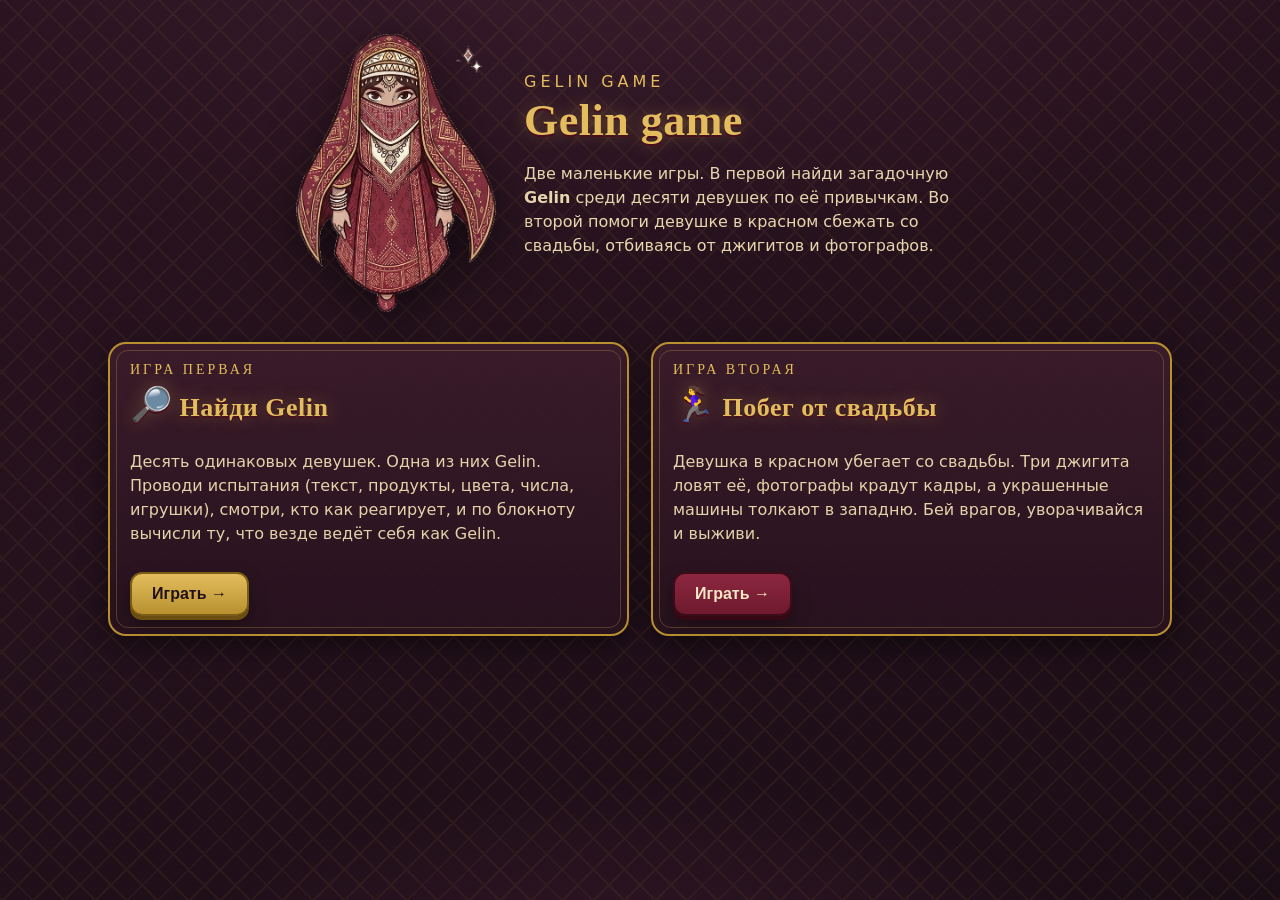
<file: index.html>
<!doctype html>
<html lang="ru">
<head>
<meta charset="utf-8">
<meta name="viewport" content="width=device-width,initial-scale=1">
<title>Gelin game</title>
<link rel="stylesheet" href="css/common.css">
<style>
  .hero{display:flex;gap:28px;align-items:center;flex-wrap:wrap;justify-content:center;margin:10px 0 30px}
  .hero img{width:200px;filter:drop-shadow(0 12px 24px rgba(0,0,0,.5))}
  .hero .t{max-width:460px}
  .hero h1{font-size:44px;margin:.1em 0}
  .hero p{color:#e8d6ae;line-height:1.5}
  .cards{display:grid;grid-template-columns:repeat(auto-fit,minmax(300px,1fr));gap:22px}
  .card{display:flex;flex-direction:column;min-height:260px;cursor:pointer;text-decoration:none;color:inherit;transition:transform .12s}
  .card:hover{transform:translateY(-4px)}
  .card .num{font-family:Georgia,serif;font-size:14px;color:var(--gold);letter-spacing:3px}
  .card h2{margin:.2em 0 .4em;font-size:26px}
  .card p{color:#e5d2ab;line-height:1.5;flex:1}
  .card .go{align-self:flex-start;margin-top:10px}
  .emoji{font-size:34px}
</style>
</head>
<body>
<div class="wrap">
  <div class="hero">
    <img src="assets/sprites/girl_portrait.png" alt="Gelin">
    <div class="t">
      <div class="num" style="color:var(--gold);letter-spacing:4px">GELIN GAME</div>
      <h1 class="title-gold">Gelin game</h1>
      <p>Две маленькие игры. В первой найди загадочную <b>Gelin</b> среди десяти девушек по её привычкам. Во второй помоги девушке в красном сбежать со свадьбы, отбиваясь от джигитов и фотографов.</p>
    </div>
  </div>

  <div class="cards">
    <a class="card panel" href="game1.html">
      <div class="num">ИГРА ПЕРВАЯ</div>
      <h2 class="title-gold"><span class="emoji">🔎</span> Найди Gelin</h2>
      <p>Десять одинаковых девушек. Одна из них Gelin. Проводи испытания (текст, продукты, цвета, числа, игрушки), смотри, кто как реагирует, и по блокноту вычисли ту, что везде ведёт себя как Gelin.</p>
      <span class="go btn">Играть →</span>
    </a>

    <a class="card panel" href="game2.html">
      <div class="num">ИГРА ВТОРАЯ</div>
      <h2 class="title-gold"><span class="emoji">🏃‍♀️</span> Побег от свадьбы</h2>
      <p>Девушка в красном убегает со свадьбы. Три джигита ловят её, фотографы крадут кадры, а украшенные машины толкают в западню. Бей врагов, уворачивайся и выживи.</p>
      <span class="go btn red">Играть →</span>
    </a>
  </div>
</div>
</body>
</html>
</file>
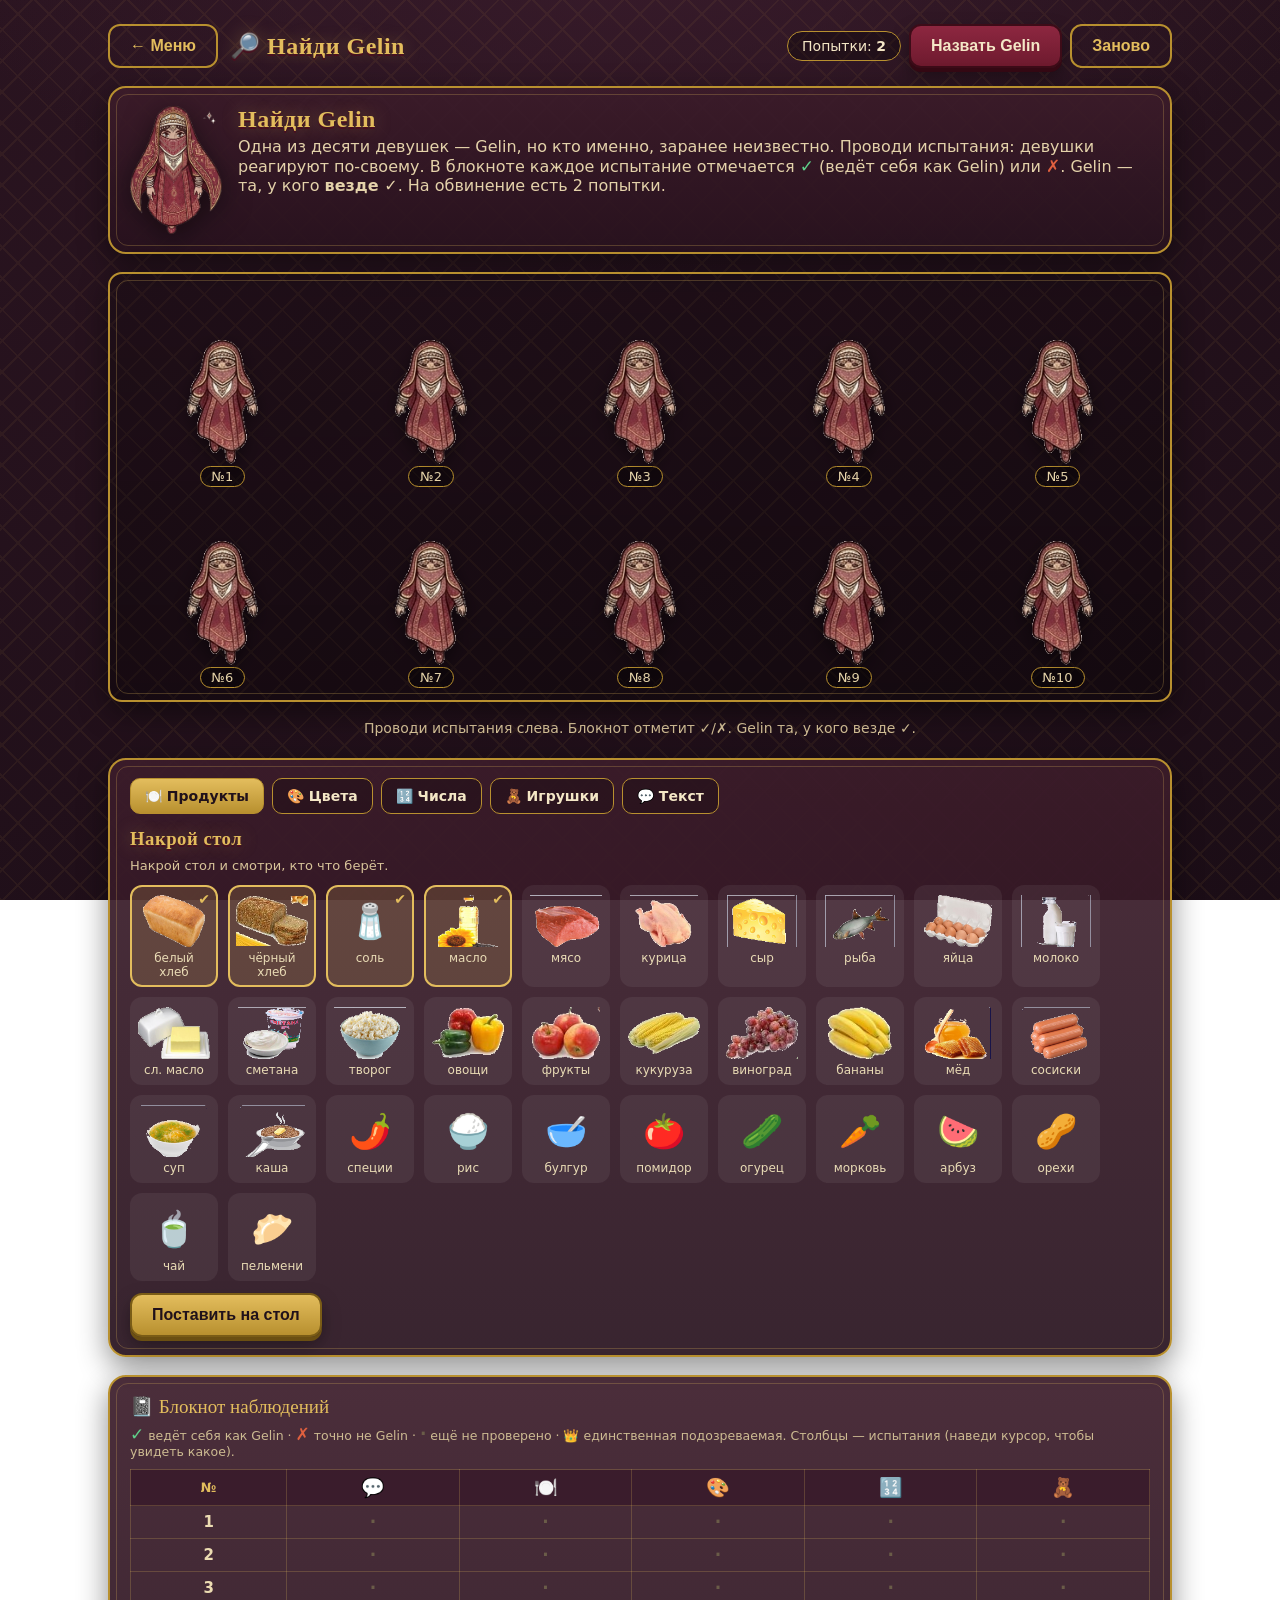
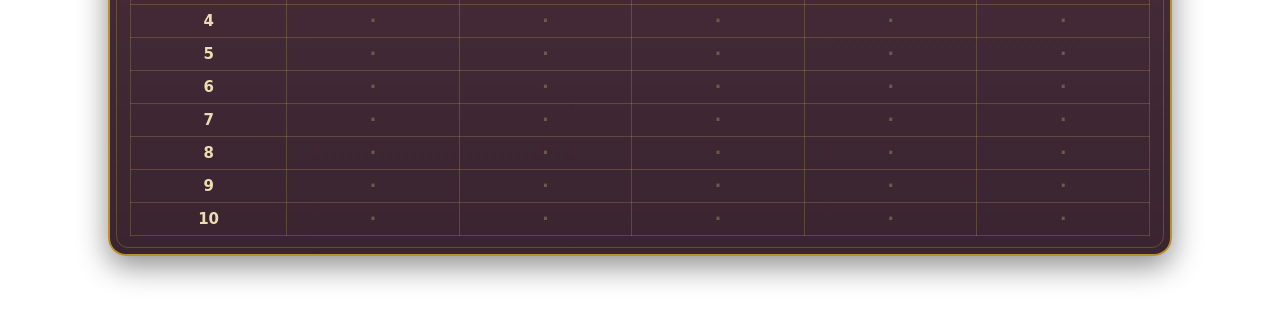
<file: game1.html>
<!doctype html>
<html lang="ru">
<head>
<meta charset="utf-8">
<meta name="viewport" content="width=device-width,initial-scale=1">
<title>Найди Gelin · Gelin game</title>
<link rel="stylesheet" href="css/common.css">
<link rel="stylesheet" href="css/game1.css">
</head>
<body>
<div class="wrap">
  <div class="topbar">
    <div class="brand">
      <a class="btn ghost" href="index.html">← Меню</a>
      <h2 class="title-gold" style="margin:0">🔎 Найди Gelin</h2>
    </div>
    <div style="display:flex;gap:8px;align-items:center">
      <span class="pill">Попытки: <b id="attempts">2</b></span>
      <button class="btn red" id="accuseBtn">Назвать Gelin</button>
      <button class="btn ghost" id="restartBtn">Заново</button>
    </div>
  </div>

  <div class="layout">
    <!-- Интро без примет -->
    <div class="panel dossier">
      <img src="assets/sprites/girl_portrait.png" alt="Gelin">
      <div style="flex:1;min-width:260px">
        <h2 class="title-gold" style="margin:0 0 4px">Найди Gelin</h2>
        <p style="margin:.2em 0 0;color:#e4d2aa">Одна из десяти девушек — Gelin, но кто именно, заранее неизвестно. Проводи испытания: девушки реагируют по-своему. В блокноте каждое испытание отмечается <span class="mark yes">✓</span> (ведёт себя как Gelin) или <span class="mark no">✗</span>. Gelin — та, у кого <b>везде ✓</b>. На обвинение есть 2 попытки.</p>
      </div>
    </div>

    <!-- Сцена -->
    <div class="stage panel" id="stage"></div>
    <div id="hintLine" style="text-align:center;color:#d8c49a;font-size:14px;min-height:20px"></div>

    <!-- Испытания -->
    <div class="panel">
      <div class="challenge-tabs" id="tabs"></div>
      <div class="challenge-body" id="chBody"></div>
    </div>

    <!-- Блокнот -->
    <details class="panel notebook" open>
      <summary class="nb-title">📓 Блокнот наблюдений</summary>
      <p class="nb-legend"><span class="mark yes">✓</span> ведёт себя как Gelin · <span class="mark no">✗</span> точно не Gelin · <span class="mark q">·</span> ещё не проверено · 👑 единственная подозреваемая. Столбцы — испытания (наведи курсор, чтобы увидеть какое).</p>
      <div id="nbWrap"></div>
    </details>
  </div>
</div>

<div id="overlay" class="overlay hidden"><div class="panel box" id="overlayBox"></div></div>

<script src="js/game1.js"></script>
</body>
</html>
</file>
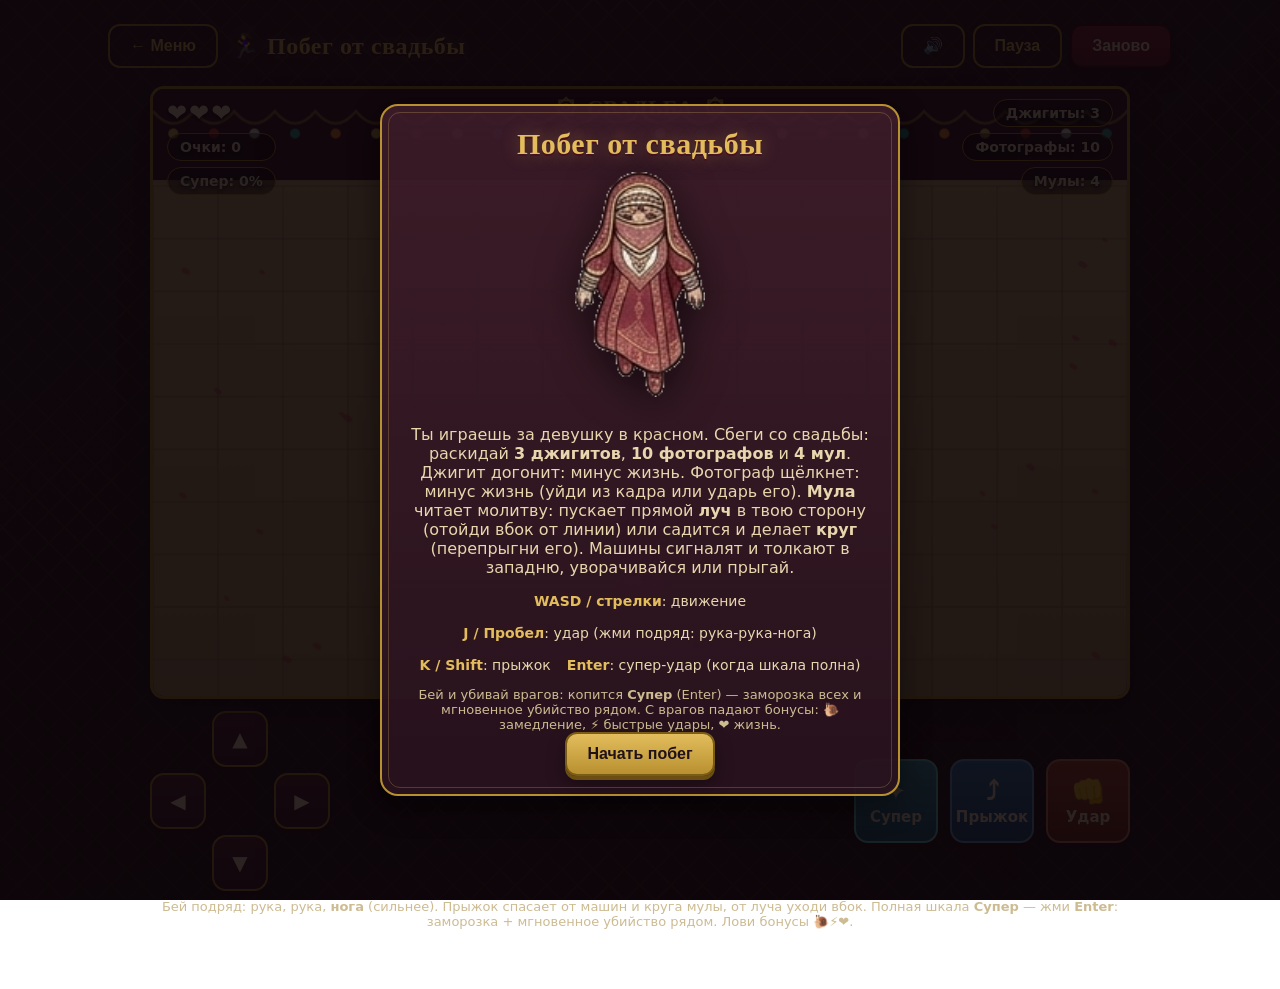
<file: game2.html>
<!doctype html>
<html lang="ru">
<head>
<meta charset="utf-8">
<meta name="viewport" content="width=device-width,initial-scale=1,maximum-scale=1,user-scalable=no">
<title>Побег от свадьбы</title>
<link rel="stylesheet" href="css/common.css">
<link rel="stylesheet" href="css/game2.css">
</head>
<body>
<div class="wrap">
  <div class="topbar">
    <div class="brand">
      <a class="btn ghost" href="index.html">← Меню</a>
      <h2 class="title-gold" style="margin:0">🏃‍♀️ Побег от свадьбы</h2>
    </div>
    <div style="display:flex;gap:8px;align-items:center">
      <button class="btn ghost" id="musicBtn" title="Музыка вкл/выкл">🔊</button>
      <button class="btn ghost" id="pauseBtn">Пауза</button>
      <button class="btn red" id="restart2">Заново</button>
    </div>
  </div>

  <div class="game-shell">
    <div class="stage2">
      <canvas id="gcanvas" width="960" height="600"></canvas>

      <div class="hud">
        <div style="display:flex;flex-direction:column;gap:6px">
          <div class="lives" id="lives">❤️❤️❤️</div>
          <div class="stat">Очки: <b id="score">0</b></div>
          <div class="stat" id="superStat">Супер: <b id="super">0%</b></div>
        </div>
        <div class="right">
          <div class="stat">Джигиты: <b id="jleft">3</b></div>
          <div class="stat">Фотографы: <b id="pleft">10</b></div>
          <div class="stat">Мулы: <b id="mleft">4</b></div>
        </div>
      </div>

      <!-- Старт -->
      <div class="screen" id="startScreen">
        <div class="panel card">
          <h2 class="title-gold">Побег от свадьбы</h2>
          <img src="assets/sprites/girl_idle.png" alt="">
          <p style="color:#e8d6ae">Ты играешь за девушку в красном. Сбеги со свадьбы: раскидай <b>3 джигитов</b>, <b>10 фотографов</b> и <b>4 мул</b>. Джигит догонит: минус жизнь. Фотограф щёлкнет: минус жизнь (уйди из кадра или ударь его). <b>Мула</b> читает молитву: пускает прямой <b>луч</b> в твою сторону (отойди вбок от линии) или садится и делает <b>круг</b> (перепрыгни его). Машины сигналят и толкают в западню, уворачивайся или прыгай.</p>
          <div class="keys">
            <span><b>WASD / стрелки</b>: движение</span>
            <span><b>J / Пробел</b>: удар (жми подряд: рука-рука-нога)</span>
            <span><b>K / Shift</b>: прыжок</span>
            <span><b>Enter</b>: супер-удар (когда шкала полна)</span>
          </div>
          <p style="color:#cdbb92;font-size:13px;margin:4px 0 0">Бей и убивай врагов: копится <b>Супер</b> (Enter) — заморозка всех и мгновенное убийство рядом. С врагов падают бонусы: 🐌 замедление, ⚡ быстрые удары, ❤️ жизнь.</p>
          <button class="btn" id="startBtn">Начать побег</button>
        </div>
      </div>

      <!-- Конец -->
      <div class="screen hidden" id="endScreen"><div class="panel card" id="endCard"></div></div>
    </div>

    <!-- Экранное управление -->
    <div class="controls">
      <div class="dpad">
        <div class="cbtn up"     data-k="up">▲</div>
        <div class="cbtn left"   data-k="left">◀</div>
        <div class="cbtn right2" data-k="right">▶</div>
        <div class="cbtn down"   data-k="down">▼</div>
      </div>
      <div class="actions">
        <div class="cbtn superb" data-k="super"><span class="big">✦</span>Супер</div>
        <div class="cbtn jump" data-k="jump"><span class="big">⤴</span>Прыжок</div>
        <div class="cbtn punch" data-k="attack"><span class="big">👊</span>Удар</div>
      </div>
    </div>
    <div class="hint2">Бей подряд: рука, рука, <b>нога</b> (сильнее). Прыжок спасает от машин и круга мулы, от луча уходи вбок. Полная шкала <b>Супер</b> — жми <b>Enter</b>: заморозка + мгновенное убийство рядом. Лови бонусы 🐌⚡❤️.</div>
  </div>
</div>

<script src="js/game2.js"></script>
</body>
</html>
</file>
<file: css/common.css>
/* ===== Общая восточная тема для обеих игр ===== */
:root{
  --maroon:#6e1a2e;
  --maroon-d:#4a0f1f;
  --maroon-l:#8d2740;
  --gold:#e3bd5d;
  --gold-d:#b8902f;
  --cream:#f4e7c6;
  --ink:#20111a;
  --bg0:#2a1420;
  --bg1:#1b0d16;
  --teal:#2aa198;
  --shadow:0 10px 30px rgba(0,0,0,.45);
}
*{box-sizing:border-box}
html,body{margin:0;padding:0;height:100%}
body{
  font-family:"Segoe UI",system-ui,-apple-system,"Noto Sans",sans-serif;
  color:var(--cream);
  background:
    radial-gradient(1200px 600px at 50% -10%,#3a1c2c 0%,transparent 60%),
    radial-gradient(900px 500px at 50% 120%,#3a1c2c 0%,transparent 60%),
    linear-gradient(160deg,var(--bg0),var(--bg1));
  background-attachment:fixed;
  min-height:100%;
}
/* тонкий золотой «орнамент» через повторяющийся градиент */
body::before{
  content:"";position:fixed;inset:0;pointer-events:none;z-index:0;opacity:.06;
  background-image:
    repeating-linear-gradient(45deg,var(--gold) 0 2px,transparent 2px 22px),
    repeating-linear-gradient(-45deg,var(--gold) 0 2px,transparent 2px 22px);
}
.wrap{position:relative;z-index:1;max-width:1100px;margin:0 auto;padding:24px 18px 60px}

h1,h2,h3{font-family:"Georgia","Times New Roman",serif;letter-spacing:.5px}
.title-gold{
  color:var(--gold);
  text-shadow:0 2px 0 var(--maroon-d),0 0 18px rgba(227,189,93,.35);
}
a{color:var(--gold)}

.btn{
  display:inline-flex;align-items:center;gap:8px;cursor:pointer;
  font:600 16px/1 "Segoe UI",sans-serif;
  color:var(--ink);background:linear-gradient(180deg,var(--gold),var(--gold-d));
  border:2px solid #7a5c16;border-radius:12px;padding:12px 20px;
  box-shadow:0 4px 0 #6b4f12,0 8px 18px rgba(0,0,0,.35);
  transition:transform .08s ease,box-shadow .08s ease;
  text-decoration:none;user-select:none;
}
.btn:hover{transform:translateY(-1px)}
.btn:active{transform:translateY(3px);box-shadow:0 1px 0 #6b4f12}
.btn.ghost{
  background:transparent;color:var(--gold);border-color:var(--gold-d);
  box-shadow:none;
}
.btn.red{background:linear-gradient(180deg,var(--maroon-l),var(--maroon));color:var(--cream);border-color:#3d0c18;box-shadow:0 4px 0 #350914,0 8px 18px rgba(0,0,0,.35)}
.btn[disabled]{opacity:.45;cursor:not-allowed;transform:none;box-shadow:none}

.panel{
  background:linear-gradient(180deg,rgba(60,28,42,.92),rgba(40,18,30,.92));
  border:2px solid var(--gold-d);border-radius:18px;padding:18px 20px;
  box-shadow:var(--shadow);position:relative;
}
.panel::after{/* внутренняя золотая рамка */
  content:"";position:absolute;inset:6px;border:1px solid rgba(227,189,93,.25);
  border-radius:12px;pointer-events:none;
}

.topbar{display:flex;align-items:center;justify-content:space-between;gap:12px;margin-bottom:18px}
.topbar .brand{display:flex;align-items:center;gap:12px}
.pill{background:rgba(0,0,0,.3);border:1px solid var(--gold-d);border-radius:999px;padding:6px 14px;font-size:14px}

.hidden{display:none !important}
</file>
<file: css/game1.css>
/* ===== Игра 1: Найди S ===== */
.layout{display:grid;grid-template-columns:1fr;gap:18px}

/* Досье S (сворачиваемое) */
.dossier{display:flex;gap:16px;align-items:flex-start;flex-wrap:wrap}
.dossier img{width:92px;border-radius:12px;filter:drop-shadow(0 6px 14px rgba(0,0,0,.5))}
.dossier h2{margin:0 0 6px}
#dossier summary{cursor:pointer;display:inline-block;color:var(--gold);font-weight:700;
   background:rgba(0,0,0,.25);border:1px solid var(--gold-d);border-radius:999px;padding:7px 14px;list-style:none}
#dossier summary::-webkit-details-marker{display:none}
#dossier[open] summary{margin-bottom:10px}
.facts{list-style:none;margin:0;padding:0;display:grid;grid-template-columns:repeat(auto-fit,minmax(220px,1fr));gap:6px 18px}
.facts li{display:flex;gap:8px;align-items:center;font-size:14.5px;color:#f0e0b6}
.facts li b{color:var(--gold)}

/* Сцена с девушками: 2 ряда по 5, крупнее */
.stage{display:grid;grid-template-columns:repeat(5,1fr);gap:8px 4px;background:
   linear-gradient(180deg,rgba(0,0,0,.18),rgba(0,0,0,.33));
   border-radius:14px;padding:20px 10px 12px}
.girl{position:relative;padding-top:46px;display:flex;flex-direction:column;align-items:center;cursor:default;
   transition:transform .12s}
.girl .sprite{width:104px;height:124px;object-fit:contain;filter:drop-shadow(0 6px 8px rgba(0,0,0,.4));
   transition:transform .15s}
.girl .label{font-size:13px;color:#e9d7ac;margin-top:2px;background:rgba(0,0,0,.35);
   border:1px solid var(--gold-d);border-radius:999px;padding:2px 11px}
.girl.react .sprite{animation:hop .5s ease}
@keyframes hop{0%,100%{transform:translateY(0)}30%{transform:translateY(-18px) rotate(-4deg)}60%{transform:translateY(-5px) rotate(3deg)}}
@media(max-width:640px){
  .stage{grid-template-columns:repeat(5,1fr)}
  .girl{padding-top:40px}
  .girl .sprite{width:62px;height:76px}
}

/* Пузырь реакции (над иконками) */
.bubble{position:absolute;top:-10px;left:50%;
   transform:translateX(-50%) translateY(-100%);
   background:#fff;color:#20111a;border-radius:12px;padding:3px 8px;font-size:20px;
   box-shadow:0 4px 10px rgba(0,0,0,.4);white-space:nowrap;pointer-events:none;z-index:3;
   opacity:0;animation:pop .4s ease forwards}
.bubble::after{content:"";position:absolute;bottom:-6px;left:50%;transform:translateX(-50%);
   border:6px solid transparent;border-top-color:#fff}
@keyframes pop{from{opacity:0;transform:translateX(-50%) translateY(-80%) scale(.6)}
   to{opacity:1;transform:translateX(-50%) translateY(-100%) scale(1)}}

/* Иконки «взятого» над головой, выше и крупнее */
.picks{position:absolute;top:2px;left:50%;transform:translateX(-50%);display:flex;gap:3px;flex-wrap:wrap;
   width:132px;justify-content:center;pointer-events:none;z-index:2}
.picks .pick{width:32px;height:32px;background:#fff;border-radius:8px;display:flex;align-items:center;justify-content:center;
   font-size:20px;box-shadow:0 2px 6px rgba(0,0,0,.4);overflow:hidden;border:1px solid rgba(0,0,0,.1)}
.picks .pick img{width:28px;height:28px;object-fit:contain}
.picks .dot{width:26px;height:26px;border-radius:50%;border:2px solid #fff;box-shadow:0 2px 5px rgba(0,0,0,.45)}

/* режим обвинения */
.stage.accuse .girl{cursor:pointer}
.stage.accuse .girl:hover{transform:translateY(-6px)}
.stage.accuse .girl:hover .sprite{transform:scale(1.08);filter:drop-shadow(0 0 10px var(--gold))}

/* Испытания */
.challenge-tabs{display:flex;flex-wrap:wrap;gap:8px}
.tab{padding:9px 14px;border-radius:10px;border:1px solid var(--gold-d);background:rgba(0,0,0,.25);
   color:var(--cream);cursor:pointer;font-weight:600;font-size:14px}
.tab.active{background:linear-gradient(180deg,var(--gold),var(--gold-d));color:var(--ink)}
.challenge-body{margin-top:14px}
.ch{display:none}
.ch.active{display:block}
.ch h3{margin:0 0 8px}
.ch .hint{font-size:13px;color:#d8c49a;margin:2px 0 12px}

/* сетки выбора (продукты/цвета/игрушки) */
.grid-pick{display:flex;flex-wrap:wrap;gap:10px;margin-bottom:12px}
.opt{position:relative;width:88px;border:2px solid transparent;border-radius:12px;background:rgba(255,255,255,.06);
   padding:8px 6px 6px;text-align:center;cursor:pointer;user-select:none;transition:border-color .1s,background .1s}
.opt:hover{background:rgba(255,255,255,.12)}
.opt.on{border-color:var(--gold);background:rgba(227,189,93,.18)}
.opt .ic{height:52px;display:flex;align-items:center;justify-content:center;font-size:34px}
.opt .ic img{max-height:52px;max-width:72px;object-fit:contain}
.opt .nm{font-size:12px;margin-top:4px;color:#eadcb6}
.opt .ck{position:absolute;top:4px;right:6px;font-size:14px;opacity:0;color:var(--gold)}
.opt.on .ck{opacity:1}
.swatch{width:40px;height:40px;border-radius:8px;border:2px solid rgba(255,255,255,.5);margin:0 auto}

.row-controls{display:flex;gap:10px;align-items:center;flex-wrap:wrap}
input[type=text],input[type=number]{background:rgba(0,0,0,.3);border:1px solid var(--gold-d);color:var(--cream);
   border-radius:8px;padding:10px 12px;font-size:15px}
input[type=number]{width:90px}

/* Блокнот-дедукция (компактный, иконки в шапке) */
.notebook{overflow:auto}
.nb-title{cursor:pointer;font-family:Georgia,serif;font-size:19px;color:var(--gold);list-style:none;margin-bottom:6px}
.nb-title::-webkit-details-marker{display:none}
.nb-legend{margin:.2em 0 10px;color:#cdbb92;font-size:12.5px}
table.nb{border-collapse:collapse;width:100%;font-size:15px}
table.nb th,table.nb td{border:1px solid rgba(227,189,93,.22);padding:6px 4px;text-align:center}
table.nb th{font-size:19px;background:#3a1c2c;cursor:help}
table.nb th:first-child{font-size:13px;color:var(--gold)}
table.nb td.gname{font-weight:700;color:#ecdcb2}
.mark{font-weight:800;font-size:17px}
.mark.yes{color:#5fd08a}
.mark.no{color:#e0603f}
.mark.q{color:#6a5c48}
tr.suspect td{background:rgba(227,189,93,.12)}
tr.dead td{opacity:.42}
tr.dead td.gname{text-decoration:line-through}

/* Оверлей результата */
.overlay{position:fixed;inset:0;z-index:50;display:flex;align-items:center;justify-content:center;
   background:rgba(10,4,8,.82);padding:20px}
.overlay .box{max-width:460px;text-align:center}
.overlay img{width:150px;border-radius:14px;margin:6px 0 10px;filter:drop-shadow(0 10px 20px rgba(0,0,0,.6))}
.overlay h2{font-size:30px;margin:.1em 0}
.win h2{color:#7ee0a6}
.lose h2{color:#ff8e73}
</file>
<file: css/game2.css>
/* ===== Игра 2: Побег от свадьбы ===== */
.game-shell{max-width:980px;margin:0 auto}
.stage2{position:relative;width:100%;aspect-ratio:960/600;background:#111;border:3px solid var(--gold-d);
  border-radius:14px;overflow:hidden;box-shadow:var(--shadow)}
#gcanvas{position:absolute;inset:0;width:100%;height:100%;display:block;image-rendering:auto}

/* HUD */
.hud{position:absolute;left:0;right:0;top:0;display:flex;justify-content:space-between;align-items:flex-start;
  padding:10px 14px;pointer-events:none;font-weight:700;text-shadow:0 2px 4px rgba(0,0,0,.8)}
.hud .lives{font-size:24px;letter-spacing:2px}
.hud .stat{background:rgba(0,0,0,.45);border:1px solid var(--gold-d);border-radius:999px;padding:5px 12px;font-size:14px;color:var(--cream)}
.hud .right{display:flex;flex-direction:column;gap:6px;align-items:flex-end}

/* Оверлеи (старт / конец): fixed, чтобы не обрезались рамкой игры */
.screen{position:fixed;inset:0;display:flex;align-items:center;justify-content:center;background:rgba(10,4,8,.86);
  z-index:100;padding:18px;text-align:center;overflow-y:auto}
.screen .card{max-width:520px;margin:auto}
.screen h2{font-size:30px;margin:.1em 0}
.screen img{width:130px;border-radius:12px;margin:8px 0;filter:drop-shadow(0 10px 20px rgba(0,0,0,.6))}
.screen .keys{display:flex;gap:16px;justify-content:center;flex-wrap:wrap;margin:14px 0;color:#e8d6ae;font-size:14px}
.screen .keys b{color:var(--gold)}
.win h2{color:#7ee0a6}.lose h2{color:#ff8e73}

/* Кнопки управления */
.controls{display:flex;justify-content:space-between;align-items:center;gap:12px;margin-top:12px;
  touch-action:none;user-select:none;-webkit-user-select:none}
.dpad{display:grid;grid-template-columns:repeat(3,56px);grid-template-rows:repeat(3,56px);gap:6px}
.dpad .cbtn{grid-column:auto}
.dpad .up{grid-area:1/2}.dpad .left{grid-area:2/1}.dpad .right2{grid-area:2/3}.dpad .down{grid-area:3/2}
.actions{display:flex;gap:12px}
.cbtn{display:flex;align-items:center;justify-content:center;background:linear-gradient(180deg,#5a2638,#3a1626);
  color:var(--cream);border:2px solid var(--gold-d);border-radius:14px;font-size:20px;font-weight:800;
  box-shadow:0 4px 0 #2a0f1a;cursor:pointer}
.cbtn:active,.cbtn.pressed{transform:translateY(3px);box-shadow:0 1px 0 #2a0f1a;background:linear-gradient(180deg,#6e3048,#4a1d31)}
.actions .cbtn{width:84px;height:84px;flex-direction:column;gap:2px;font-size:15px}
.actions .cbtn .big{font-size:26px}
.actions .punch{background:linear-gradient(180deg,#b5452f,#7e2a1b);border-color:#d98a6a}
.actions .superb{background:linear-gradient(180deg,#3aa0b5,#1b5e7e);border-color:#6ad9d0}
.hud .stat#superStat.ready{background:linear-gradient(180deg,#2aa198,#1b6e66);border-color:#7ee0a6;
  color:#eafff8;animation:superPulse .8s infinite alternate}
@keyframes superPulse{from{box-shadow:0 0 0 rgba(126,224,166,0)}to{box-shadow:0 0 14px rgba(126,224,166,.8)}}
.actions .jump{background:linear-gradient(180deg,#2f7bb5,#1b4e7e);border-color:#6aa9d9}
.hint2{text-align:center;color:#cdbb92;font-size:13px;margin-top:8px}
@media(max-width:560px){
  .dpad{grid-template-columns:repeat(3,48px);grid-template-rows:repeat(3,48px)}
  .actions .cbtn{width:72px;height:72px}
}
</file>
